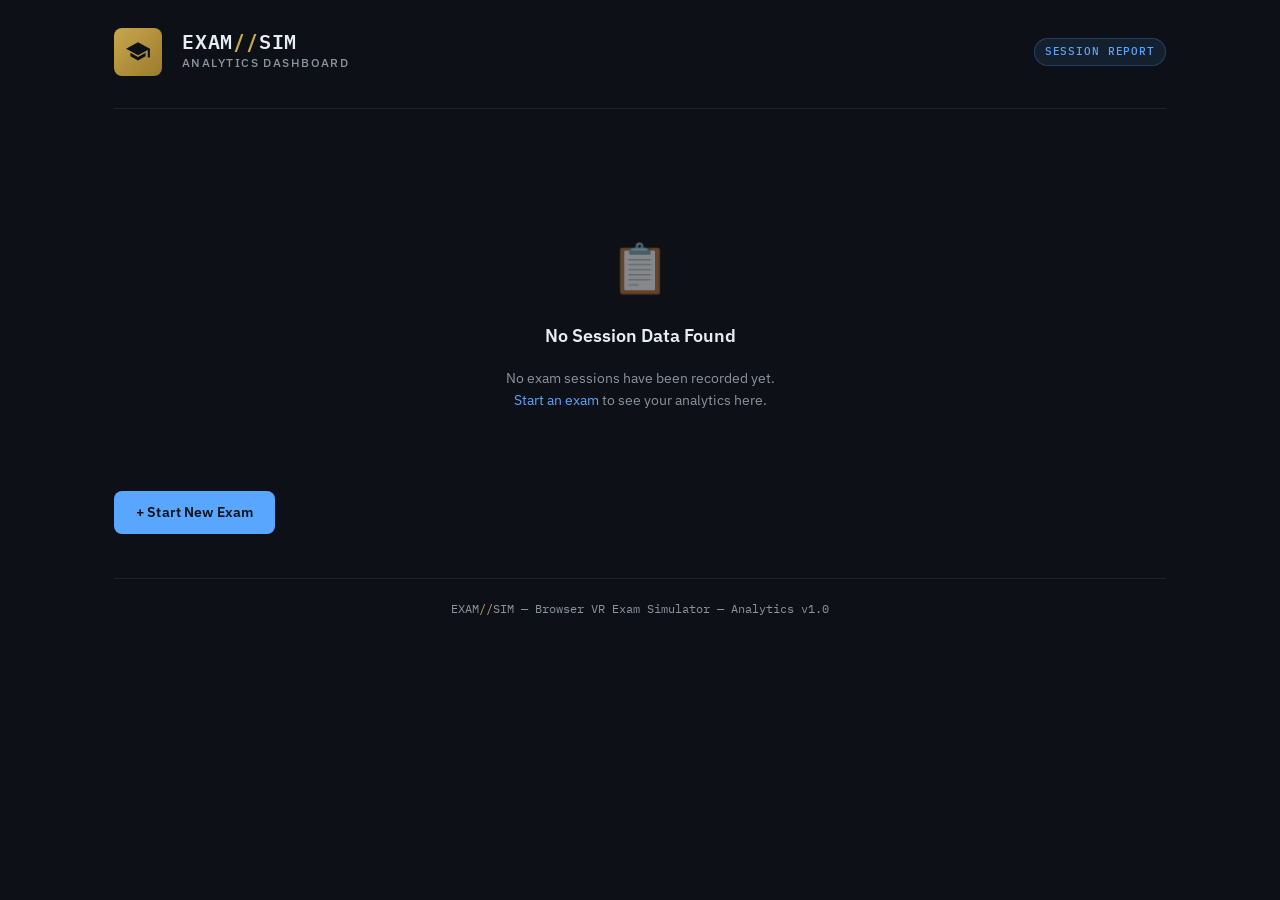
<file: dashboard.html>
<!DOCTYPE html>
<html lang="en">
<head>
  <meta charset="UTF-8" />
  <meta name="viewport" content="width=device-width, initial-scale=1.0" />
  <title>EXAM//SIM – Analytics Dashboard</title>
  <link rel="preconnect" href="https://fonts.googleapis.com" />
  <link rel="preconnect" href="https://fonts.gstatic.com" crossorigin />
  <link href="https://fonts.googleapis.com/css2?family=IBM+Plex+Mono:wght@400;500;600&family=IBM+Plex+Sans:wght@300;400;500;600;700&display=swap" rel="stylesheet" />
  <style>
    /* ── Design Tokens ─────────────────────────────────────────── */
    :root {
      --bg:       #0d1117;
      --surface:  #161b22;
      --surface2: #1c2330;
      --border:   rgba(255, 255, 255, 0.08);
      --text:     #e6edf3;
      --muted:    #8b949e;
      --accent:   #58a6ff;
      --accent2:  #c8a84b;
      --danger:   #f85149;
      --success:  #3fb950;
      --mono:     'IBM Plex Mono', monospace;
      --sans:     'IBM Plex Sans', system-ui, sans-serif;
      --radius:   8px;
      --radius-lg:14px;
    }

    /* ── Reset & Base ───────────────────────────────────────────── */
    *, *::before, *::after { box-sizing: border-box; margin: 0; padding: 0; }

    html { scroll-behavior: smooth; }

    body {
      background: var(--bg);
      color: var(--text);
      font-family: var(--sans);
      font-size: 15px;
      line-height: 1.6;
      min-height: 100vh;
    }

    a { color: var(--accent); text-decoration: none; }
    a:hover { text-decoration: underline; }

    /* ── Layout Shell ───────────────────────────────────────────── */
    .shell {
      max-width: 1100px;
      margin: 0 auto;
      padding: 0 24px 80px;
    }

    /* ── Header ─────────────────────────────────────────────────── */
    header {
      display: flex;
      align-items: center;
      gap: 20px;
      padding: 28px 0 32px;
      border-bottom: 1px solid var(--border);
      margin-bottom: 40px;
    }

    .logo-mark {
      display: flex;
      align-items: center;
      justify-content: center;
      width: 48px;
      height: 48px;
      border-radius: var(--radius);
      background: linear-gradient(135deg, var(--accent2) 0%, #9a7a2e 100%);
      flex-shrink: 0;
    }

    .logo-mark svg {
      width: 26px;
      height: 26px;
      fill: #0d1117;
    }

    .logo-text {
      display: flex;
      flex-direction: column;
      gap: 2px;
    }

    .logo-title {
      font-family: var(--mono);
      font-weight: 600;
      font-size: 20px;
      letter-spacing: 0.04em;
      color: var(--text);
      line-height: 1;
    }

    .logo-title span { color: var(--accent2); }

    .logo-sub {
      font-size: 12px;
      font-weight: 500;
      letter-spacing: 0.12em;
      text-transform: uppercase;
      color: var(--muted);
    }

    .header-spacer { flex: 1; }

    .header-badge {
      font-family: var(--mono);
      font-size: 11px;
      font-weight: 500;
      letter-spacing: 0.08em;
      text-transform: uppercase;
      color: var(--accent);
      background: rgba(88, 166, 255, 0.1);
      border: 1px solid rgba(88, 166, 255, 0.25);
      padding: 4px 10px;
      border-radius: 20px;
    }

    /* ── Section Headers ─────────────────────────────────────────── */
    .section-header {
      display: flex;
      align-items: center;
      gap: 10px;
      margin-bottom: 20px;
    }

    .section-title {
      font-size: 13px;
      font-weight: 600;
      letter-spacing: 0.1em;
      text-transform: uppercase;
      color: var(--muted);
    }

    .section-line {
      flex: 1;
      height: 1px;
      background: var(--border);
    }

    /* ── Generic Card ─────────────────────────────────────────────── */
    .card {
      background: var(--surface);
      border: 1px solid var(--border);
      border-radius: var(--radius-lg);
      padding: 20px 24px;
    }

    /* ── Overview Section ─────────────────────────────────────────── */
    section#overview { margin-bottom: 44px; }

    .overview-grid {
      display: grid;
      grid-template-columns: repeat(4, 1fr);
      gap: 14px;
    }

    @media (max-width: 800px) {
      .overview-grid { grid-template-columns: repeat(2, 1fr); }
    }

    @media (max-width: 480px) {
      .overview-grid { grid-template-columns: 1fr; }
    }

    .stat-card {
      background: var(--surface);
      border: 1px solid var(--border);
      border-radius: var(--radius-lg);
      padding: 20px 22px;
      display: flex;
      flex-direction: column;
      gap: 8px;
      transition: border-color 0.18s, transform 0.18s;
      position: relative;
      overflow: hidden;
    }

    .stat-card::before {
      content: '';
      position: absolute;
      top: 0; left: 0; right: 0;
      height: 2px;
      background: var(--card-accent, var(--accent));
      opacity: 0.6;
    }

    .stat-card:hover {
      border-color: rgba(255, 255, 255, 0.14);
      transform: translateY(-2px);
    }

    .stat-label {
      font-size: 11px;
      font-weight: 600;
      letter-spacing: 0.1em;
      text-transform: uppercase;
      color: var(--muted);
    }

    .stat-value {
      font-family: var(--mono);
      font-size: 32px;
      font-weight: 600;
      line-height: 1;
      color: var(--text);
    }

    .stat-value.accent  { color: var(--accent); }
    .stat-value.amber   { color: var(--accent2); }
    .stat-value.success { color: var(--success); }
    .stat-value.danger  { color: var(--danger); }

    .stat-sub {
      font-size: 12px;
      color: var(--muted);
    }

    /* ── Stats / Performance Section ─────────────────────────────── */
    section#stats { margin-bottom: 44px; }

    .perf-grid {
      display: grid;
      grid-template-columns: repeat(3, 1fr);
      gap: 14px;
    }

    @media (max-width: 700px) {
      .perf-grid { grid-template-columns: 1fr; }
    }

    .perf-card {
      background: var(--surface);
      border: 1px solid var(--border);
      border-radius: var(--radius-lg);
      padding: 20px 22px;
      display: flex;
      flex-direction: column;
      gap: 12px;
    }

    .perf-card-top {
      display: flex;
      align-items: flex-start;
      justify-content: space-between;
      gap: 8px;
    }

    .simulated-badge {
      font-family: var(--mono);
      font-size: 10px;
      font-weight: 600;
      letter-spacing: 0.08em;
      text-transform: uppercase;
      color: var(--accent2);
      background: rgba(200, 168, 75, 0.15);
      border: 1px solid rgba(200, 168, 75, 0.35);
      border-radius: 20px;
      padding: 3px 8px;
      flex-shrink: 0;
    }

    .perf-label {
      font-size: 12px;
      font-weight: 600;
      letter-spacing: 0.08em;
      text-transform: uppercase;
      color: var(--muted);
    }

    .perf-pct {
      font-family: var(--mono);
      font-size: 28px;
      font-weight: 600;
      color: var(--text);
    }

    .bar-track {
      width: 100%;
      height: 6px;
      background: rgba(255, 255, 255, 0.07);
      border-radius: 999px;
      overflow: hidden;
    }

    .bar-fill {
      height: 100%;
      border-radius: 999px;
      background: linear-gradient(90deg, var(--bar-color-start, #58a6ff), var(--bar-color-end, #79c0ff));
      transition: width 0.6s cubic-bezier(0.4, 0, 0.2, 1);
    }

    .perf-desc {
      font-size: 12px;
      color: var(--muted);
    }

    /* ── Graph Section ───────────────────────────────────────────── */
    section#timeline { margin-bottom: 44px; }

    .graph-wrap {
      background: var(--surface);
      border: 1px solid var(--border);
      border-radius: var(--radius-lg);
      padding: 24px;
      margin-bottom: 20px;
    }

    .graph-title {
      font-size: 13px;
      font-weight: 500;
      color: var(--muted);
      margin-bottom: 16px;
    }

    canvas#perf-graph {
      display: block;
      width: 100%;
      max-width: 600px;
      height: 180px;
      margin: 0 auto;
    }

    /* ── Timeline List ───────────────────────────────────────────── */
    .timeline-wrap {
      background: var(--surface);
      border: 1px solid var(--border);
      border-radius: var(--radius-lg);
      padding: 24px;
    }

    ol#timeline-list {
      list-style: none;
      display: flex;
      flex-direction: column;
      gap: 0;
    }

    .tl-item {
      display: flex;
      gap: 16px;
      align-items: flex-start;
      padding: 14px 0;
      border-bottom: 1px solid var(--border);
      position: relative;
    }

    .tl-item:last-child { border-bottom: none; }

    .tl-dot {
      width: 10px;
      height: 10px;
      border-radius: 50%;
      background: var(--dot-color, var(--accent));
      flex-shrink: 0;
      margin-top: 5px;
      box-shadow: 0 0 6px var(--dot-color, var(--accent));
    }

    .tl-content { flex: 1; }

    .tl-event {
      font-size: 14px;
      font-weight: 500;
      color: var(--text);
      margin-bottom: 2px;
    }

    .tl-time {
      font-family: var(--mono);
      font-size: 11px;
      color: var(--muted);
    }

    .tl-badge {
      font-family: var(--mono);
      font-size: 10px;
      font-weight: 600;
      letter-spacing: 0.06em;
      text-transform: uppercase;
      padding: 2px 8px;
      border-radius: 20px;
      flex-shrink: 0;
    }

    .tl-badge.info    { color: var(--accent);  background: rgba(88,166,255,0.1);  border: 1px solid rgba(88,166,255,0.25); }
    .tl-badge.warning { color: var(--accent2); background: rgba(200,168,75,0.1); border: 1px solid rgba(200,168,75,0.25); }
    .tl-badge.danger  { color: var(--danger);  background: rgba(248,81,73,0.1);  border: 1px solid rgba(248,81,73,0.25); }
    .tl-badge.success { color: var(--success); background: rgba(63,185,80,0.1);  border: 1px solid rgba(63,185,80,0.25); }

    /* ── Summary Section ─────────────────────────────────────────── */
    section#summary { margin-bottom: 44px; }

    .summary-card {
      background: var(--surface);
      border: 1px solid var(--border);
      border-radius: var(--radius-lg);
      padding: 28px 32px;
      display: flex;
      gap: 20px;
      align-items: flex-start;
    }

    .summary-icon {
      font-size: 32px;
      flex-shrink: 0;
      line-height: 1;
    }

    .summary-body { flex: 1; }

    .summary-heading {
      font-size: 15px;
      font-weight: 600;
      color: var(--text);
      margin-bottom: 8px;
    }

    p#summary-text {
      font-size: 14px;
      color: var(--muted);
      line-height: 1.7;
    }

    /* ── Actions ─────────────────────────────────────────────────── */
    #actions {
      display: flex;
      gap: 12px;
      flex-wrap: wrap;
      margin-bottom: 44px;
    }

    .btn {
      display: inline-flex;
      align-items: center;
      gap: 8px;
      padding: 10px 22px;
      border-radius: var(--radius);
      font-family: var(--sans);
      font-size: 14px;
      font-weight: 600;
      cursor: pointer;
      border: none;
      transition: opacity 0.15s, transform 0.15s;
      text-decoration: none;
      letter-spacing: 0.01em;
    }

    .btn:hover { opacity: 0.85; transform: translateY(-1px); }
    .btn:active { transform: translateY(0); opacity: 1; }

    .btn-primary {
      background: var(--accent);
      color: #0d1117;
    }

    .btn-danger {
      background: rgba(248, 81, 73, 0.12);
      color: var(--danger);
      border: 1px solid rgba(248, 81, 73, 0.3);
    }

    /* ── No Data State ───────────────────────────────────────────── */
    #no-data {
      display: flex;
      flex-direction: column;
      align-items: center;
      justify-content: center;
      gap: 16px;
      padding: 80px 24px;
      text-align: center;
      color: var(--muted);
    }

    #no-data .nd-icon {
      font-size: 48px;
      opacity: 0.5;
    }

    #no-data .nd-title {
      font-size: 18px;
      font-weight: 600;
      color: var(--text);
    }

    #no-data .nd-desc {
      font-size: 14px;
    }

    /* ── Footer ─────────────────────────────────────────────────── */
    footer {
      border-top: 1px solid var(--border);
      padding: 20px 0 0;
      text-align: center;
      font-size: 12px;
      color: var(--muted);
      font-family: var(--mono);
    }

    footer span { color: var(--accent2); }

    /* ── Scrollbar ───────────────────────────────────────────────── */
    ::-webkit-scrollbar { width: 6px; }
    ::-webkit-scrollbar-track { background: var(--bg); }
    ::-webkit-scrollbar-thumb { background: rgba(255,255,255,0.1); border-radius: 3px; }
    ::-webkit-scrollbar-thumb:hover { background: rgba(255,255,255,0.2); }
  </style>
</head>
<body>

<div class="shell">

  <!-- ── Header ─────────────────────────────────────────────────── -->
  <header>
    <div class="logo-mark">
      <!-- Simple mortarboard / graduation cap icon -->
      <svg viewBox="0 0 24 24" xmlns="http://www.w3.org/2000/svg">
        <path d="M12 3L1 9l11 6 9-4.91V17h2V9L12 3zm-7 9.73V16l7 3.82L19 16v-3.27l-7 3.82-7-3.82z"/>
      </svg>
    </div>
    <div class="logo-text">
      <div class="logo-title">EXAM<span>//</span>SIM</div>
      <div class="logo-sub">Analytics Dashboard</div>
    </div>
    <div class="header-spacer"></div>
    <div class="header-badge">Session Report</div>
  </header>

  <!-- ── No-data placeholder (shown when localStorage is empty) ─── -->
  <div id="no-data" hidden>
    <div class="nd-icon">📋</div>
    <div class="nd-title">No Session Data Found</div>
    <div class="nd-desc">
      No exam sessions have been recorded yet.<br>
      <a href="exam-setup.html">Start an exam</a> to see your analytics here.
    </div>
  </div>

  <!-- ── Overview ───────────────────────────────────────────────── -->
  <section id="overview" aria-label="Session Overview">
    <div class="section-header">
      <span class="section-title">Session Overview</span>
      <div class="section-line"></div>
    </div>
    <div class="overview-grid">
      <!--
        dashboard.js will inject .stat-card elements into this grid.
        Skeleton template for reference (JS mirrors this exact structure):

        <div class="stat-card" style="--card-accent: #58a6ff">
          <div class="stat-label">Total Sessions</div>
          <div class="stat-value accent" id="val-total">—</div>
          <div class="stat-sub">all recorded</div>
        </div>
      -->
    </div>
  </section>

  <!-- ── Performance Statistics ─────────────────────────────────── -->
  <section id="stats" aria-label="Performance Statistics">
    <div class="section-header">
      <span class="section-title">Performance Statistics</span>
      <div class="section-line"></div>
    </div>
    <div class="perf-grid">
      <!--
        dashboard.js injects three .perf-card elements here.
        Each card includes a .simulated-badge, .perf-label,
        .perf-pct, .bar-track > .bar-fill, and .perf-desc.
      -->
    </div>
  </section>

  <!-- ── Timeline (graph + event list) ─────────────────────────── -->
  <section id="timeline" aria-label="Session Timeline">
    <div class="section-header">
      <span class="section-title">Session Timeline</span>
      <div class="section-line"></div>
    </div>

    <!-- Performance graph canvas -->
    <div class="graph-wrap">
      <div class="graph-title">Focus &amp; Engagement over Session Time <span style="color:var(--accent2);font-size:11px;">(SIMULATED)</span></div>
      <canvas id="perf-graph" width="600" height="180" aria-label="Simulated performance graph"></canvas>
    </div>

    <!-- Event timeline list -->
    <div class="timeline-wrap">
      <ol id="timeline-list" aria-label="Exam event timeline">
        <!-- dashboard.js injects .tl-item <li> elements -->
      </ol>
    </div>
  </section>

  <!-- ── Summary ────────────────────────────────────────────────── -->
  <section id="summary" aria-label="Session Summary">
    <div class="section-header">
      <span class="section-title">Session Summary</span>
      <div class="section-line"></div>
    </div>
    <div class="summary-card">
      <div class="summary-icon" id="summary-icon">📊</div>
      <div class="summary-body">
        <div class="summary-heading" id="summary-heading">Exam Session Report</div>
        <p id="summary-text">Loading session summary…</p>
      </div>
    </div>
  </section>

  <!-- ── Action Buttons ─────────────────────────────────────────── -->
  <div id="actions">
    <a id="btn-new-exam" class="btn btn-primary" href="exam-setup.html">
      &#43; Start New Exam
    </a>
    <button id="btn-clear" class="btn btn-danger" type="button">
      &#128465; Clear History
    </button>
  </div>

  <!-- ── Footer ─────────────────────────────────────────────────── -->
  <footer>
    EXAM<span>//</span>SIM &mdash; Browser VR Exam Simulator &mdash; Analytics v1.0
  </footer>

</div><!-- /.shell -->

<!-- dashboard.js reads localStorage, populates all sections, draws canvas graph -->
<script type="module" src="js/dashboard.js"></script>

</body>
</html>
</file>
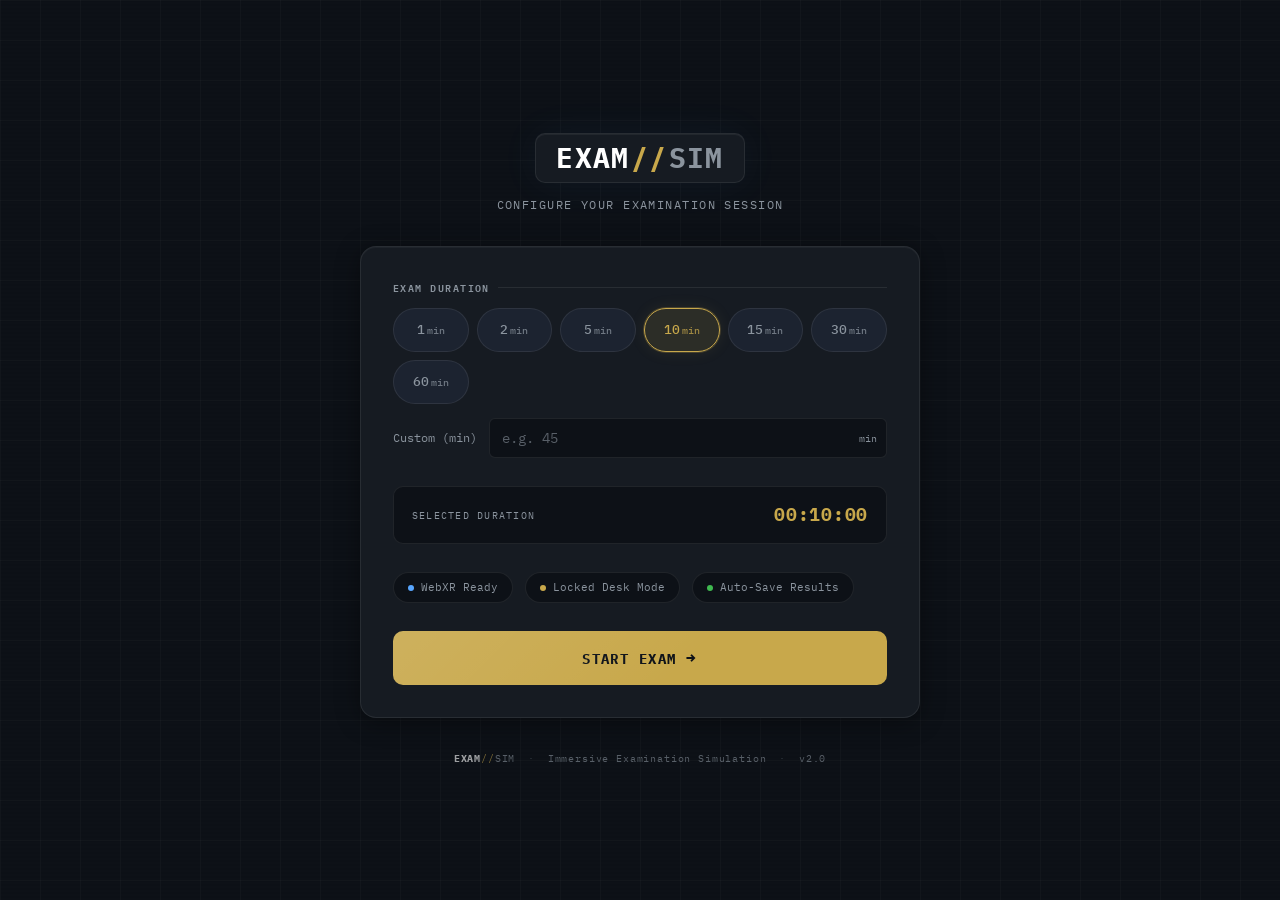
<file: exam-setup.html>
<!DOCTYPE html>
<html lang="en">
<head>
  <meta charset="UTF-8" />
  <meta name="viewport" content="width=device-width, initial-scale=1.0" />
  <title>EXAM//SIM – Configure Session</title>
  <link rel="preconnect" href="https://fonts.googleapis.com" />
  <link rel="preconnect" href="https://fonts.gstatic.com" crossorigin />
  <link href="https://fonts.googleapis.com/css2?family=IBM+Plex+Mono:wght@400;500;600;700&family=IBM+Plex+Sans:wght@300;400;500;600;700&display=swap" rel="stylesheet" />

  <style>
    /* ── Design Tokens ─────────────────────────────────────────────── */
    :root {
      --bg:       #0d1117;
      --surface:  #161b22;
      --surface2: #1c2330;
      --border:   rgba(255, 255, 255, 0.08);
      --text:     #e6edf3;
      --muted:    #8b949e;
      --accent:   #58a6ff;
      --accent2:  #c8a84b;
      --danger:   #f85149;
      --success:  #3fb950;
      --mono:     'IBM Plex Mono', monospace;
      --sans:     'IBM Plex Sans', system-ui, sans-serif;

      --radius-sm:  6px;
      --radius-md:  10px;
      --radius-lg:  16px;
      --pill-h:     44px;
      --transition: 0.18s ease;
    }

    /* ── Reset ─────────────────────────────────────────────────────── */
    *, *::before, *::after { box-sizing: border-box; margin: 0; padding: 0; }

    html, body {
      height: 100%;
      background: var(--bg);
      color: var(--text);
      font-family: var(--sans);
      font-size: 16px;
      line-height: 1.6;
      -webkit-font-smoothing: antialiased;
    }

    /* ── Layout ────────────────────────────────────────────────────── */
    body {
      display: flex;
      flex-direction: column;
      align-items: center;
      justify-content: center;
      min-height: 100vh;
      padding: 24px 16px;
    }

    /* Subtle grid background */
    body::before {
      content: '';
      position: fixed;
      inset: 0;
      background-image:
        linear-gradient(rgba(255,255,255,0.025) 1px, transparent 1px),
        linear-gradient(90deg, rgba(255,255,255,0.025) 1px, transparent 1px);
      background-size: 40px 40px;
      pointer-events: none;
      z-index: 0;
    }

    .page-wrapper {
      position: relative;
      z-index: 1;
      width: 100%;
      max-width: 560px;
      display: flex;
      flex-direction: column;
      gap: 32px;
    }

    /* ── Header / Logo ─────────────────────────────────────────────── */
    .header {
      text-align: center;
      display: flex;
      flex-direction: column;
      align-items: center;
      gap: 12px;
    }

    .logo-badge {
      display: inline-flex;
      align-items: center;
      gap: 2px;
      background: var(--surface);
      border: 1px solid var(--border);
      border-radius: var(--radius-md);
      padding: 10px 20px;
      font-family: var(--mono);
      font-size: 1.75rem;
      font-weight: 700;
      letter-spacing: 0.04em;
      line-height: 1;
      box-shadow: 0 0 40px rgba(88, 166, 255, 0.06), 0 1px 0 rgba(255,255,255,0.05) inset;
    }

    .logo-badge .part-exam  { color: #ffffff; }
    .logo-badge .part-slash { color: var(--accent2); }
    .logo-badge .part-sim   { color: var(--muted); }

    .header-subtitle {
      font-family: var(--mono);
      font-size: 0.75rem;
      color: var(--muted);
      text-transform: uppercase;
      letter-spacing: 0.12em;
    }

    /* ── Card ──────────────────────────────────────────────────────── */
    .card {
      background: var(--surface);
      border: 1px solid var(--border);
      border-radius: var(--radius-lg);
      padding: 32px;
      display: flex;
      flex-direction: column;
      gap: 28px;
      box-shadow:
        0 4px 24px rgba(0, 0, 0, 0.4),
        0 1px 0 rgba(255, 255, 255, 0.04) inset;
    }

    /* ── Section Label ─────────────────────────────────────────────── */
    .section-label {
      font-family: var(--mono);
      font-size: 0.65rem;
      font-weight: 600;
      color: var(--muted);
      text-transform: uppercase;
      letter-spacing: 0.14em;
      margin-bottom: 12px;
      display: flex;
      align-items: center;
      gap: 8px;
    }

    .section-label::after {
      content: '';
      flex: 1;
      height: 1px;
      background: var(--border);
    }

    /* ── Duration Pills ─────────────────────────────────────────────── */
    .pill-grid {
      display: grid;
      grid-template-columns: repeat(auto-fill, minmax(72px, 1fr));
      gap: 8px;
    }

    .pill {
      height: var(--pill-h);
      display: flex;
      align-items: center;
      justify-content: center;
      border: 1px solid var(--border);
      border-radius: 100px;
      background: var(--surface2);
      color: var(--muted);
      font-family: var(--mono);
      font-size: 0.82rem;
      font-weight: 500;
      cursor: pointer;
      transition:
        border-color var(--transition),
        color var(--transition),
        background var(--transition),
        box-shadow var(--transition);
      user-select: none;
      -webkit-user-select: none;
    }

    .pill:hover:not(.active) {
      border-color: rgba(200, 168, 75, 0.35);
      color: var(--text);
      background: rgba(200, 168, 75, 0.06);
    }

    .pill.active {
      border-color: var(--accent2);
      color: var(--accent2);
      background: rgba(200, 168, 75, 0.12);
      box-shadow: 0 0 0 1px rgba(200, 168, 75, 0.25), 0 0 16px rgba(200, 168, 75, 0.1);
    }

    .pill .pill-unit {
      font-size: 0.65rem;
      margin-left: 2px;
      opacity: 0.75;
    }

    /* ── Custom Duration ───────────────────────────────────────────── */
    .custom-row {
      display: flex;
      align-items: center;
      gap: 12px;
      margin-top: 4px;
    }

    .custom-label {
      font-family: var(--mono);
      font-size: 0.72rem;
      color: var(--muted);
      white-space: nowrap;
      flex-shrink: 0;
    }

    .custom-input-wrap {
      position: relative;
      flex: 1;
    }

    .custom-input {
      width: 100%;
      height: 40px;
      background: var(--bg);
      border: 1px solid var(--border);
      border-radius: var(--radius-sm);
      color: var(--text);
      font-family: var(--mono);
      font-size: 0.85rem;
      padding: 0 36px 0 12px;
      outline: none;
      transition: border-color var(--transition), box-shadow var(--transition);
      -webkit-appearance: none;
      -moz-appearance: textfield;
      appearance: textfield;
    }

    .custom-input::-webkit-outer-spin-button,
    .custom-input::-webkit-inner-spin-button { -webkit-appearance: none; }

    .custom-input::placeholder { color: var(--muted); opacity: 0.6; }

    .custom-input:focus {
      border-color: var(--accent2);
      box-shadow: 0 0 0 3px rgba(200, 168, 75, 0.15);
    }

    .custom-input.active-custom {
      border-color: var(--accent2);
      box-shadow: 0 0 0 3px rgba(200, 168, 75, 0.15);
    }

    .custom-suffix {
      position: absolute;
      right: 10px;
      top: 50%;
      transform: translateY(-50%);
      font-family: var(--mono);
      font-size: 0.65rem;
      color: var(--muted);
      pointer-events: none;
    }

    /* ── Duration Preview ──────────────────────────────────────────── */
    .duration-preview {
      display: flex;
      align-items: center;
      justify-content: space-between;
      background: var(--bg);
      border: 1px solid var(--border);
      border-radius: var(--radius-md);
      padding: 14px 18px;
    }

    .duration-preview .dp-label {
      font-family: var(--mono);
      font-size: 0.65rem;
      color: var(--muted);
      text-transform: uppercase;
      letter-spacing: 0.12em;
    }

    .duration-preview .dp-value {
      font-family: var(--mono);
      font-size: 1.1rem;
      font-weight: 700;
      color: var(--accent2);
      letter-spacing: 0.04em;
      transition: color var(--transition);
    }

    .duration-preview .dp-value.none {
      color: var(--muted);
      font-weight: 400;
    }

    /* ── Info Row ──────────────────────────────────────────────────── */
    .info-items {
      display: flex;
      gap: 12px;
      flex-wrap: wrap;
    }

    .info-chip {
      display: flex;
      align-items: center;
      gap: 7px;
      background: var(--bg);
      border: 1px solid var(--border);
      border-radius: 100px;
      padding: 6px 14px;
      font-family: var(--mono);
      font-size: 0.68rem;
      color: var(--muted);
    }

    .info-chip .dot {
      width: 6px;
      height: 6px;
      border-radius: 50%;
      flex-shrink: 0;
    }

    .dot-blue   { background: var(--accent); }
    .dot-amber  { background: var(--accent2); }
    .dot-green  { background: var(--success); }

    /* ── Validation Error ──────────────────────────────────────────── */
    .error-msg {
      display: none;
      align-items: center;
      gap: 8px;
      background: rgba(248, 81, 73, 0.1);
      border: 1px solid rgba(248, 81, 73, 0.3);
      border-radius: var(--radius-sm);
      padding: 10px 14px;
      font-family: var(--mono);
      font-size: 0.75rem;
      color: var(--danger);
    }

    .error-msg.visible { display: flex; }

    .error-icon {
      font-style: normal;
      font-size: 0.9rem;
      flex-shrink: 0;
    }

    /* ── START Button ──────────────────────────────────────────────── */
    .btn-start {
      width: 100%;
      height: 54px;
      border: none;
      border-radius: var(--radius-md);
      background: var(--accent2);
      color: #0d1117;
      font-family: var(--mono);
      font-size: 0.9rem;
      font-weight: 700;
      letter-spacing: 0.1em;
      text-transform: uppercase;
      cursor: pointer;
      transition:
        background var(--transition),
        box-shadow var(--transition),
        transform var(--transition),
        opacity var(--transition);
      display: flex;
      align-items: center;
      justify-content: center;
      gap: 10px;
      position: relative;
      overflow: hidden;
    }

    .btn-start::before {
      content: '';
      position: absolute;
      inset: 0;
      background: linear-gradient(135deg, rgba(255,255,255,0.1) 0%, transparent 60%);
      pointer-events: none;
    }

    .btn-start:hover:not(:disabled) {
      background: #d4b55a;
      box-shadow: 0 0 32px rgba(200, 168, 75, 0.35);
      transform: translateY(-1px);
    }

    .btn-start:active:not(:disabled) {
      transform: translateY(0);
      box-shadow: 0 0 16px rgba(200, 168, 75, 0.2);
    }

    .btn-start:disabled {
      opacity: 0.35;
      cursor: not-allowed;
    }

    .btn-arrow {
      font-size: 1rem;
      transition: transform var(--transition);
    }

    .btn-start:hover:not(:disabled) .btn-arrow {
      transform: translateX(3px);
    }

    /* ── Footer ────────────────────────────────────────────────────── */
    .footer {
      text-align: center;
      font-family: var(--mono);
      font-size: 0.65rem;
      color: var(--muted);
      opacity: 0.6;
      letter-spacing: 0.08em;
    }

    .footer .footer-sep { margin: 0 6px; opacity: 0.5; }

    /* ── Responsive ────────────────────────────────────────────────── */
    @media (max-width: 480px) {
      .card { padding: 24px 20px; gap: 22px; }
      .logo-badge { font-size: 1.45rem; }
      .pill-grid { grid-template-columns: repeat(4, 1fr); }
      .info-items { gap: 8px; }
      .info-chip { font-size: 0.62rem; padding: 5px 10px; }
    }

    @media (max-width: 360px) {
      .pill-grid { grid-template-columns: repeat(3, 1fr); }
      .custom-row { flex-direction: column; align-items: flex-start; }
      .custom-input-wrap { width: 100%; }
    }

    /* ── Scanline Overlay (subtle aesthetic) ───────────────────────── */
    body::after {
      content: '';
      position: fixed;
      inset: 0;
      background: repeating-linear-gradient(
        0deg,
        transparent,
        transparent 2px,
        rgba(0,0,0,0.03) 2px,
        rgba(0,0,0,0.03) 4px
      );
      pointer-events: none;
      z-index: 0;
    }
  </style>
</head>
<body>

  <div class="page-wrapper">

    <!-- ── Header ─────────────────────────────────────────────────── -->
    <header class="header">
      <div class="logo-badge" aria-label="EXAM SIM">
        <span class="part-exam">EXAM</span>
        <span class="part-slash">//</span>
        <span class="part-sim">SIM</span>
      </div>
      <p class="header-subtitle">Configure Your Examination Session</p>
    </header>

    <!-- ── Main Card ──────────────────────────────────────────────── -->
    <main class="card" role="main">

      <!-- Duration Picker -->
      <section aria-labelledby="duration-heading">
        <div class="section-label" id="duration-heading">Exam Duration</div>

        <!-- Pill grid -->
        <div class="pill-grid" role="group" aria-label="Duration presets">
          <button class="pill" data-minutes="1"  type="button" aria-pressed="false"><span>1</span><span class="pill-unit">min</span></button>
          <button class="pill" data-minutes="2"  type="button" aria-pressed="false"><span>2</span><span class="pill-unit">min</span></button>
          <button class="pill" data-minutes="5"  type="button" aria-pressed="false"><span>5</span><span class="pill-unit">min</span></button>
          <button class="pill" data-minutes="10" type="button" aria-pressed="true" ><span>10</span><span class="pill-unit">min</span></button>
          <button class="pill" data-minutes="15" type="button" aria-pressed="false"><span>15</span><span class="pill-unit">min</span></button>
          <button class="pill" data-minutes="30" type="button" aria-pressed="false"><span>30</span><span class="pill-unit">min</span></button>
          <button class="pill" data-minutes="60" type="button" aria-pressed="false"><span>60</span><span class="pill-unit">min</span></button>
        </div>

        <!-- Custom duration -->
        <div class="custom-row" style="margin-top: 14px;">
          <label class="custom-label" for="custom-min">Custom (min)</label>
          <div class="custom-input-wrap">
            <input
              id="custom-min"
              class="custom-input"
              type="number"
              min="1"
              max="480"
              step="1"
              placeholder="e.g. 45"
              autocomplete="off"
              aria-label="Custom duration in minutes"
            />
            <span class="custom-suffix">min</span>
          </div>
        </div>
      </section>

      <!-- Duration Preview -->
      <div class="duration-preview" aria-live="polite" aria-atomic="true">
        <span class="dp-label">Selected Duration</span>
        <span class="dp-value" id="dp-value">00:10:00</span>
      </div>

      <!-- Session Info Chips -->
      <div class="info-items" aria-label="Session information">
        <div class="info-chip">
          <span class="dot dot-blue"></span>
          <span>WebXR Ready</span>
        </div>
        <div class="info-chip">
          <span class="dot dot-amber"></span>
          <span>Locked Desk Mode</span>
        </div>
        <div class="info-chip">
          <span class="dot dot-green"></span>
          <span>Auto-Save Results</span>
        </div>
      </div>

      <!-- Error Message -->
      <div class="error-msg" id="error-msg" role="alert">
        <em class="error-icon">⚠</em>
        <span id="error-text">Please enter a valid duration between 1 and 480 minutes.</span>
      </div>

      <!-- START Button -->
      <button class="btn-start" id="btn-start" type="button" aria-label="Start exam session">
        <span>Start Exam</span>
        <span class="btn-arrow">→</span>
      </button>

    </main>

    <!-- ── Footer ─────────────────────────────────────────────────── -->
    <footer class="footer">
      <span class="part-exam" style="color:#ffffff; font-weight:700;">EXAM</span><span style="color:var(--accent2);">//</span><span style="color:var(--muted);">SIM</span>
      <span class="footer-sep">·</span>
      Immersive Examination Simulation
      <span class="footer-sep">·</span>
      v2.0
    </footer>

  </div><!-- /.page-wrapper -->

  <script>
    (function () {
      'use strict';

      /* ── State ──────────────────────────────────────────────────── */
      var selectedMinutes = 10;      // default
      var usingCustom = false;

      /* ── DOM refs ───────────────────────────────────────────────── */
      var pills       = document.querySelectorAll('.pill');
      var customInput = document.getElementById('custom-min');
      var dpValue     = document.getElementById('dp-value');
      var btnStart    = document.getElementById('btn-start');
      var errorMsg    = document.getElementById('error-msg');
      var errorText   = document.getElementById('error-text');

      /* ── Helpers ────────────────────────────────────────────────── */
      function pad2(n) {
        return n < 10 ? '0' + n : '' + n;
      }

      function formatDuration(minutes) {
        var totalSec = Math.round(minutes * 60);
        var h = Math.floor(totalSec / 3600);
        var m = Math.floor((totalSec % 3600) / 60);
        var s = totalSec % 60;
        return pad2(h) + ':' + pad2(m) + ':' + pad2(s);
      }

      function setActivePill(minuteValue) {
        pills.forEach(function (p) {
          var match = parseInt(p.getAttribute('data-minutes'), 10) === minuteValue;
          p.classList.toggle('active', match);
          p.setAttribute('aria-pressed', match ? 'true' : 'false');
        });
      }

      function clearPills() {
        pills.forEach(function (p) {
          p.classList.remove('active');
          p.setAttribute('aria-pressed', 'false');
        });
      }

      function showError(msg) {
        errorText.textContent = msg;
        errorMsg.classList.add('visible');
      }

      function hideError() {
        errorMsg.classList.remove('visible');
      }

      function updatePreview() {
        if (selectedMinutes !== null && selectedMinutes > 0) {
          dpValue.textContent = formatDuration(selectedMinutes);
          dpValue.classList.remove('none');
        } else {
          dpValue.textContent = '——:——:——';
          dpValue.classList.add('none');
        }
      }

      function setDuration(minutes) {
        selectedMinutes = minutes;
        updatePreview();
        hideError();
      }

      /* ── Init: default selection ────────────────────────────────── */
      setActivePill(10);
      updatePreview();

      /* ── Pill click ─────────────────────────────────────────────── */
      pills.forEach(function (pill) {
        pill.addEventListener('click', function () {
          usingCustom = false;
          customInput.value = '';
          customInput.classList.remove('active-custom');

          var minutes = parseInt(pill.getAttribute('data-minutes'), 10);
          setActivePill(minutes);
          setDuration(minutes);
        });
      });

      /* ── Custom input ───────────────────────────────────────────── */
      customInput.addEventListener('focus', function () {
        if (customInput.value.trim() !== '') {
          usingCustom = true;
          clearPills();
          customInput.classList.add('active-custom');
        }
      });

      customInput.addEventListener('input', function () {
        var raw = customInput.value.trim();
        if (raw === '') {
          /* Revert to last pill selection (or null) */
          usingCustom = false;
          customInput.classList.remove('active-custom');
          /* Re-activate default or leave unselected */
          setDuration(null);
          dpValue.textContent = '——:——:——';
          dpValue.classList.add('none');
          return;
        }

        usingCustom = true;
        clearPills();
        customInput.classList.add('active-custom');

        var parsed = parseFloat(raw);
        if (!isNaN(parsed) && parsed >= 1) {
          setDuration(parsed);
          hideError();
        } else {
          selectedMinutes = null;
          dpValue.textContent = '——:——:——';
          dpValue.classList.add('none');
        }
      });

      customInput.addEventListener('blur', function () {
        /* Keep active-custom styling only if there's a valid value */
        if (customInput.value.trim() === '') {
          customInput.classList.remove('active-custom');
          usingCustom = false;
        }
      });

      /* ── START EXAM ─────────────────────────────────────────────── */
      btnStart.addEventListener('click', function () {
        hideError();

        /* Determine effective minutes */
        var minutes;
        if (usingCustom) {
          minutes = parseFloat(customInput.value.trim());
        } else {
          minutes = selectedMinutes;
        }

        /* Validate */
        if (minutes === null || isNaN(minutes) || minutes < 1) {
          showError('Please select or enter a duration of at least 1 minute.');
          return;
        }
        if (minutes > 480) {
          showError('Maximum exam duration is 480 minutes (8 hours).');
          return;
        }

        /* Round to reasonable precision (hundredths of a minute) */
        minutes = Math.round(minutes * 100) / 100;

        /* Generate session ID – crypto.randomUUID with fallback */
        var sessionId;
        if (window.crypto && typeof window.crypto.randomUUID === 'function') {
          sessionId = window.crypto.randomUUID();
        } else {
          /* ES2018-safe fallback UUID v4 */
          sessionId = 'xxxxxxxx-xxxx-4xxx-yxxx-xxxxxxxxxxxx'.replace(/[xy]/g, function (c) {
            var r = (Math.random() * 16) | 0;
            var v = c === 'x' ? r : (r & 0x3) | 0x8;
            return v.toString(16);
          });
        }

        /* Build session object */
        var session = {
          id:          sessionId,
          durationMs:  Math.round(minutes * 60 * 1000),
          startTs:     null,
          endTs:       null,
          completed:   false,
          exitedEarly: false
        };

        /* Persist pending session */
        try {
          localStorage.setItem('examSim_pending', JSON.stringify(session));
        } catch (e) {
          showError('Unable to save session data. Please allow localStorage access.');
          return;
        }

        /* Navigate */
        window.location.href = 'index.html?session=' + encodeURIComponent(sessionId);
      });

      /* ── Keyboard: Enter on custom input triggers start ─────────── */
      customInput.addEventListener('keydown', function (e) {
        if (e.key === 'Enter') {
          btnStart.click();
        }
      });

    })();
  </script>

</body>
</html>
</file>
